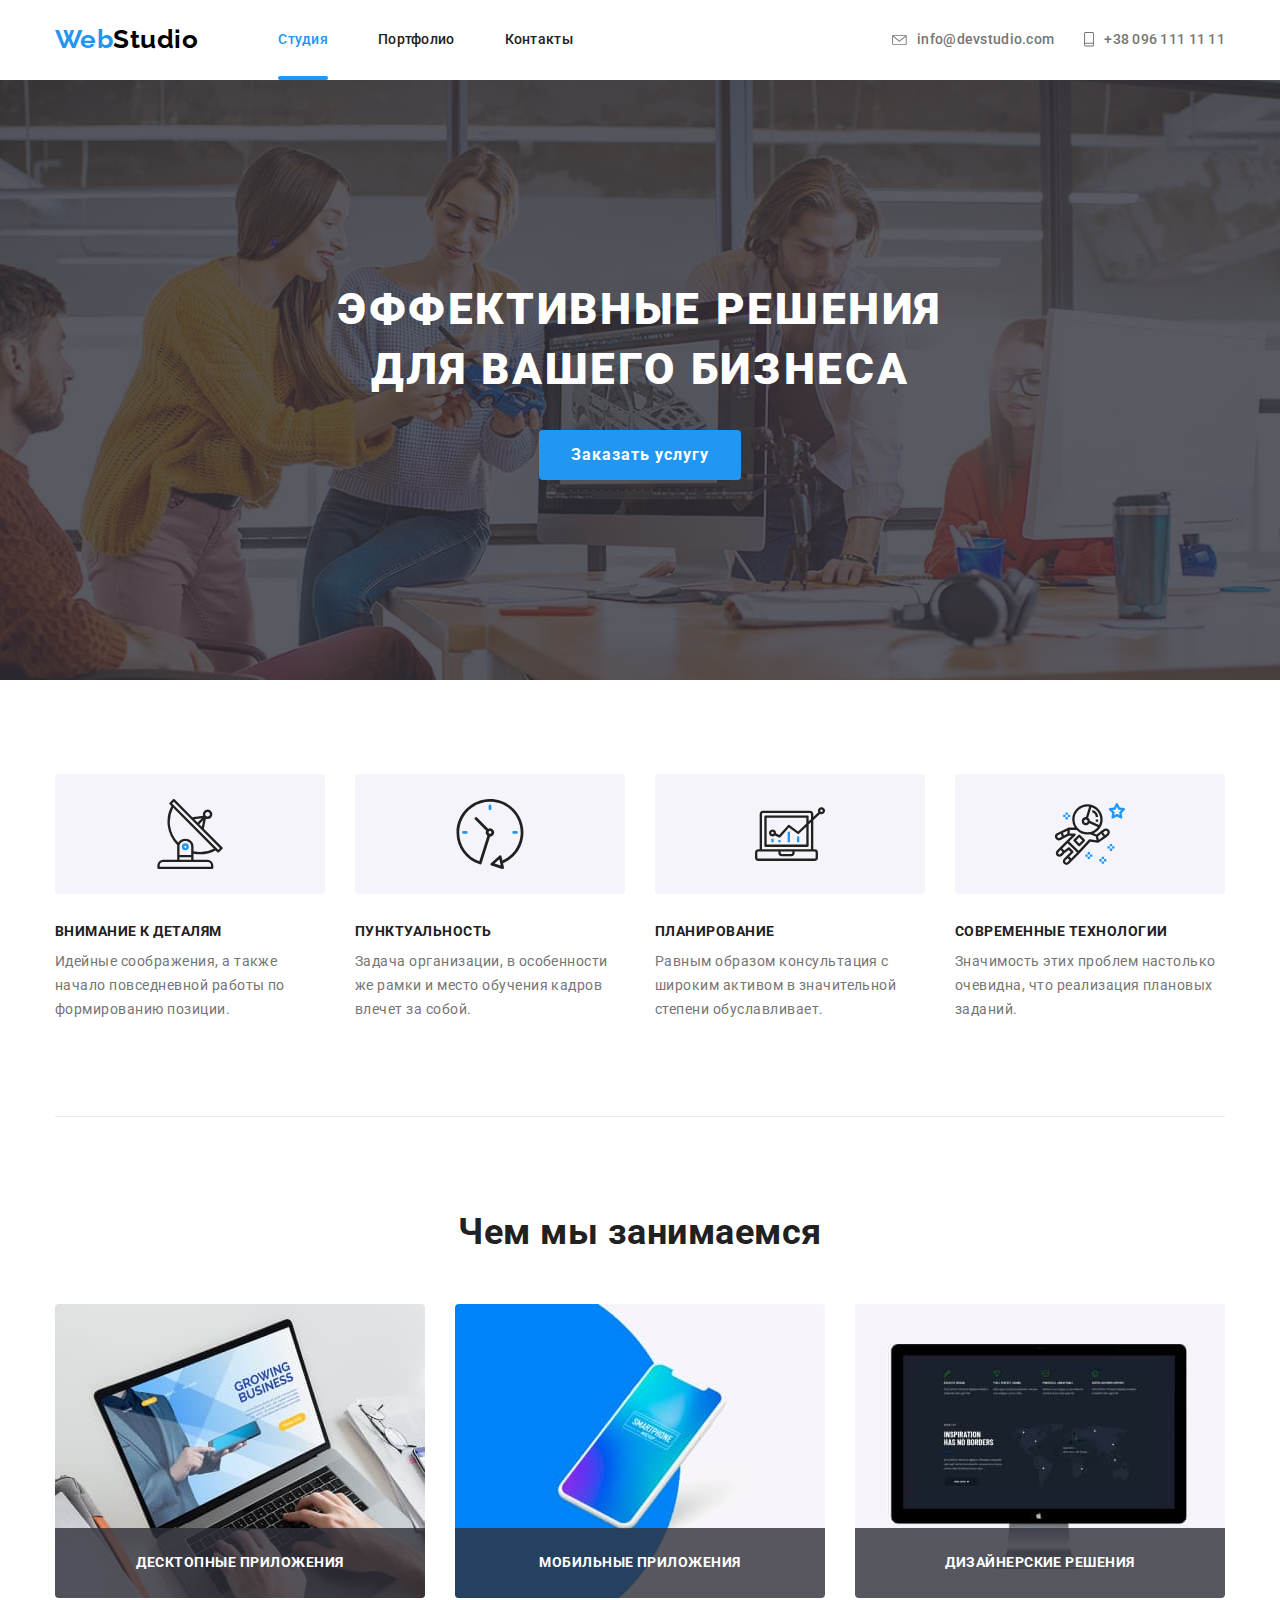
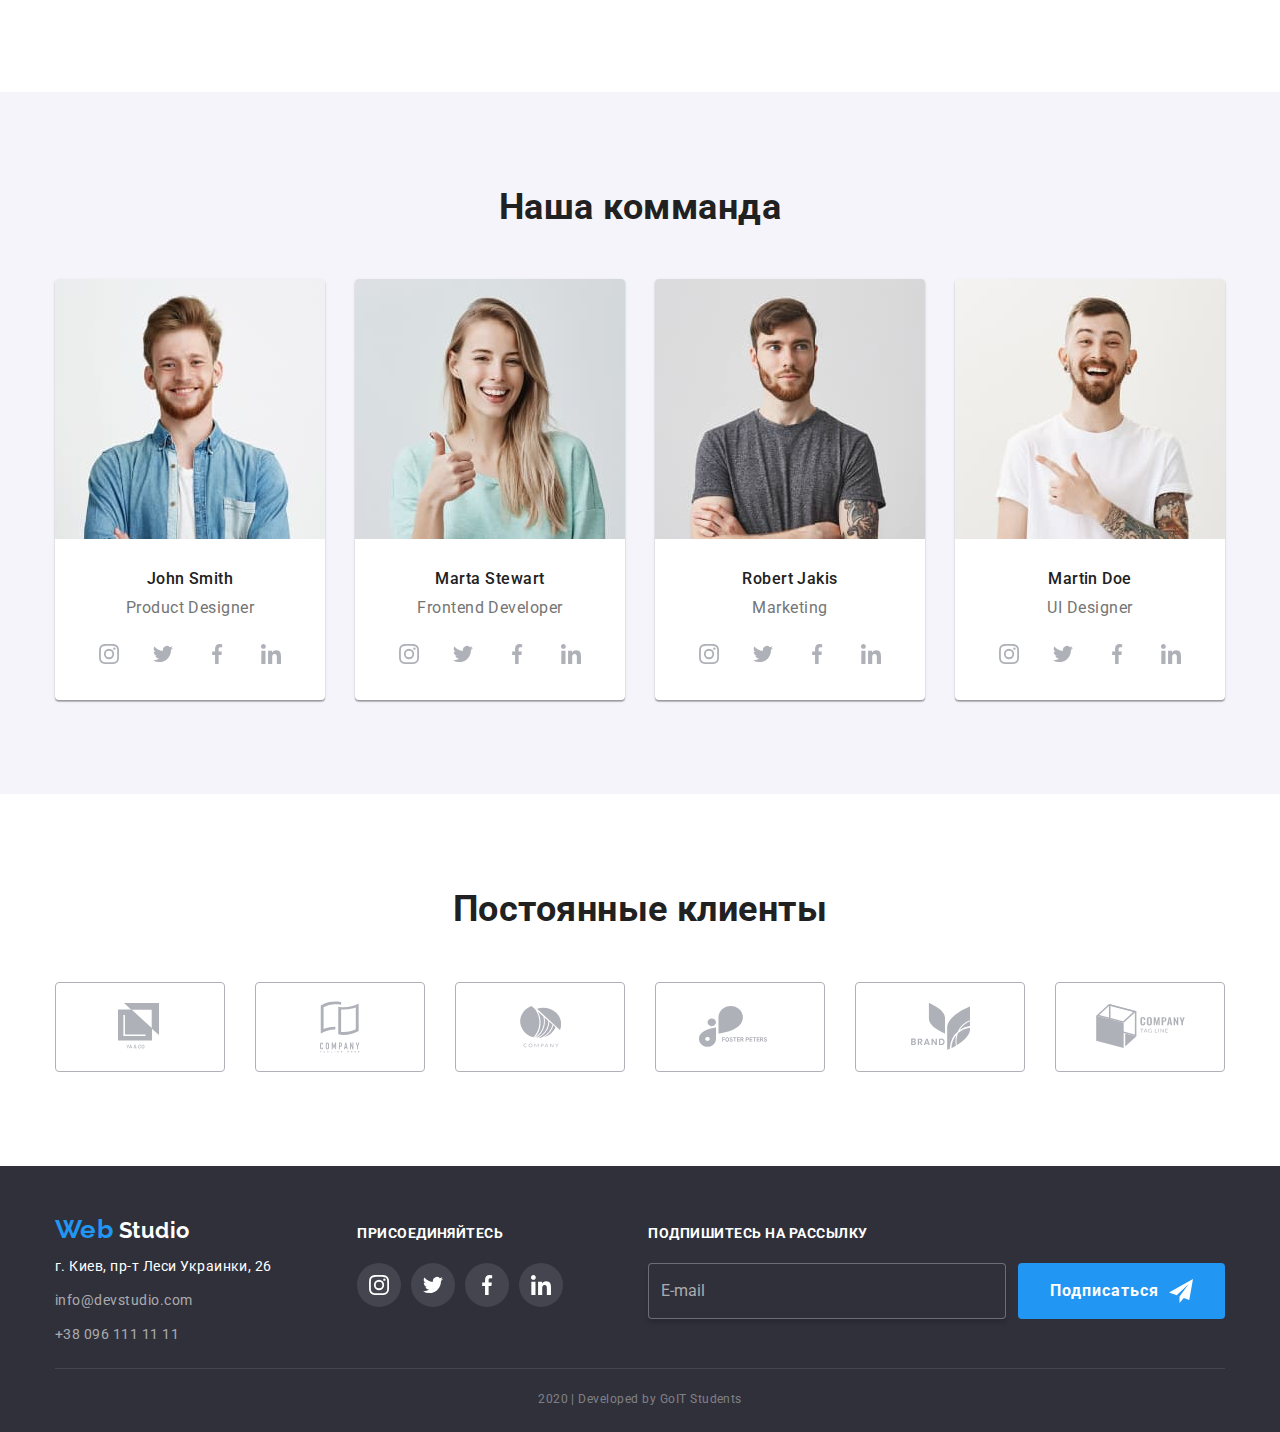
<file: index.html>
<!DOCTYPE html>
<html lang="ru">
  <head>
    <meta charset="UTF-8" />
    <meta name="viewport" content="width=device-width, initial-scale=1.0" />
    <meta
      name="description"
      content="Lorem ipsum dolor sit amet consectetur adipisicing elit. Voluptatem atque possimus et at."
    />
    <title>Web Studio</title>
    <link
      href="https://fonts.googleapis.com/css2?family=Raleway:wght@700&family=Roboto:wght@400;500;700;900&display=swap"
      rel="stylesheet"
    />
    <link
      rel="stylesheet"
      href="https://cdnjs.cloudflare.com/ajax/libs/modern-normalize/0.6.0/modern-normalize.min.css"
    />
    <link rel="stylesheet" href="./css/styles.css" />
  </head>
  <body>
    <!-- Шапка -->
    <header class="page-header">
      <div class="container header">
        <nav class="nav">
          <a href="./index.html" class="logo link"
            >Web<span class="sub-logo">Studio</span></a>

          <ul class="site-nav list">
            <li class="item"><a href="./index.html" class="link current">Студия</a></li>
            <li class="item">
              <a href="./portfolio.html" class="link">Портфолио</a>
            </li>
            <li class="item"><a href="#" class="link">Контакты</a></li>
          </ul>
        </nav>

        <address class="address-nav">
          <a href="mailto:info@devstudio.com" class="link"
            ><svg class="icon" width="15" height="10">
              <use href="./img/sprite.svg#email"></use>
            </svg>info@devstudio.com</a>
          <a href="tel:+380961111111" class="link"
            ><svg class="icon" width="10" height="15">
              <use href="./img/sprite.svg#phone"></use>
            </svg>+38 096 111 11 11</a>
        </address>
      </div>
    </header>

    <main>
      <!-- Герой -->
      <section class="hero">
          <h1 class="title-hero">Эффективные решения </br> для вашего бизнеса</h1>
          <button class="button" data-modal-open>Заказать услугу</button>
      </section>

      <!-- Ососбенности -->
      <section class="main-features">
        <div class="container">
          <h2 class="visually-hidden">Наши особенности</h2>

          <ul class="features list">
            <li class="item">
              <div class="bg-icon">
                <svg class="icon" width="70" height="70">
                  <use href="./img/sprite.svg#details"></use>
                </svg>
              </div>
              <h3 class="title">Внимание к деталям</h3>
              <p class="text">
                Идейные соображения, а также начало повседневной работы по
                формированию позиции.
              </p>
            </li>
            <li class="item">
              <div class="bg-icon">
                <svg class="icon" width="70" height="70">
                  <use href="./img/sprite.svg#punctuality"></use>
                </svg>
              </div>
              <h3 class="title">Пунктуальность</h3>
              <p class="text">
                Задача организации, в особенности же рамки и место обучения
                кадров влечет за собой.
              </p>
            </li>
            <li class="item">
              <div class="bg-icon">
                <svg class="icon" width="70" height="70">
                  <use href="./img/sprite.svg#planning"></use>
                </svg>
              </div>
              <h3 class="title">Планирование</h3>
              <p class="text">
                Равным образом консультация с широким активом в значительной
                степени обуславливает.
              </p>
            </li>
            <li class="item">
              <div class="bg-icon">
                <svg class="icon" width="70" height="70">
                  <use href="./img/sprite.svg#technologies"></use>
                </svg>
              </div>
              <h3 class="title">Современные технологии</h3>
              <p class="text">
                Значимость этих проблем настолько очевидна, что реализация
                плановых заданий.
              </p>
            </li>
          </ul>
        </div>
      </section>

      <!-- Чем занимаются -->
      <section class="main-activity">
        <div class="container">
          <h2 class="title">Чем мы занимаемся</h2>

          <ul class="activity list">
            <li class="item">
              <img
                src="./img/desktop-apps.jpg"
                width="370"
                height="294"
                alt="Десктопные приложения"
              />
              <p class="activity-text">Десктопные приложения</p>
            </li>
            <li class="item">
              <img
                src="./img/mobile-apps.jpg"
                width="370"
                height="294"
                alt="Мобильные приложения"
              />
              <p class="activity-text">Мобильные приложения</p>
            </li>
            <li class="item">
              <img
                src="./img/design-solutions.jpg"
                width="370"
                height="294"
                alt="Дизайнерские решения"
              />
              <p class="activity-text">Дизайнерские решения</p>
            </li>
          </ul>
        </div>
      </section>

      <!-- Команда -->
      <section class="team">
        <div class="container">
          <h2 class="title">Наша комманда</h2>

          <ul class="worker list">
            <li class="item">
              <img
                src="./img/john-smith.jpg"
                width="270"
                height="260"
                alt="Джон Смит"
              />
              <h3 class="title worker-title" lang="en">John Smith</h3>
              <p class="text" lang="en">Product Designer</p>
              <ul class="social list">
                <li class="item">
                  <a class="link" href="#"
                    ><svg class="icon" width="44" height="44">
                      <use href="./img/sprite.svg#instagram"></use>
                    </svg></a>
                </li>
                <li class="item">
                  <a class="link" href="#"
                    ><svg class="icon" width="44" height="44">
                      <use href="./img/sprite.svg#twitter"></use>
                    </svg></a>
                </li>
                <li class="item">
                  <a class="link" href="#"
                    ><svg class="icon" width="44" height="44">
                      <use href="./img/sprite.svg#facebook"></use>
                    </svg></a>
                </li>
                <li class="item">
                  <a class="link" href="#"
                    ><svg class="icon" width="44" height="44">
                      <use href="./img/sprite.svg#linkedin"></use>
                    </svg></a>
                </li>
              </ul>
            </li>
            <li class="item">
              <img
                src="./img/marta-stewart.jpg"
                width="270"
                height="260"
                alt="Марта Стюарт"
              />
              <h3 class="title worker-title" lang="en">Marta Stewart</h3>
              <p class="text" lang="en">Frontend Developer</p>
              <ul class="social list">
                <li class="item">
                  <a class="link" href="#"><svg class="icon" width="44" height="44">
                      <use href="./img/sprite.svg#instagram"></use>
                    </svg></a>
                </li>
                <li class="item">
                  <a class="link" href="#"><svg class="icon" width="44" height="44">
                      <use href="./img/sprite.svg#twitter"></use>
                    </svg></a>
                </li>
                <li class="item">
                  <a class="link" href="#"><svg class="icon" width="44" height="44">
                      <use href="./img/sprite.svg#facebook"></use>
                    </svg></a>
                </li>
                <li class="item">
                  <a class="link" href="#"><svg class="icon" width="44" height="44">
                      <use href="./img/sprite.svg#linkedin"></use>
                    </svg></a>
                </li>
              </ul>
            </li>
            <li class="item">
              <img
                src="./img/robert-jakis.jpg"
                width="270"
                height="260"
                alt="Роберт Якис"
              />
              <h3 class="title worker-title" lang="en">Robert Jakis</h3>
              <p class="text" lang="en">Marketing</p>
              <ul class="social list">
                <li class="item">
                  <a class="link" href="#"><svg class="icon" width="44" height="44">
                      <use href="./img/sprite.svg#instagram"></use>
                    </svg></a>
                </li>
                <li class="item">
                  <a class="link" href="#"><svg class="icon" width="44" height="44">
                      <use href="./img/sprite.svg#twitter"></use>
                    </svg></a>
                </li>
                <li class="item">
                  <a class="link" href="#"><svg class="icon" width="44" height="44">
                      <use href="./img/sprite.svg#facebook"></use>
                    </svg></a>
                </li>
                <li class="item">
                  <a class="link" href="#"><svg class="icon" width="44" height="44">
                      <use href="./img/sprite.svg#linkedin"></use>
                    </svg></a>
                </li>
              </ul>
            </li>
            <li class="item">
              <img
                src="./img/martin-doe.jpg"
                width="270"
                height="260"
                alt="Мартин Доу"
              />
              <h3 class="title worker-title" lang="en">Martin Doe</h3>
              <p class="text" lang="en">UI Designer</p>
              <ul class="social list">
                <li class="item">
                  <a class="link" href="#"><svg class="icon" width="44" height="44">
                      <use href="./img/sprite.svg#instagram"></use>
                    </svg></a>
                </li>
                <li class="item">
                  <a class="link" href="#"><svg class="icon" width="44" height="44">
                      <use href="./img/sprite.svg#twitter"></use>
                    </svg></a>
                </li>
                <li class="item">
                  <a class="link" href="#"><svg class="icon" width="44" height="44">
                      <use href="./img/sprite.svg#facebook"></use>
                    </svg></a>
                </li>
                <li class="item">
                  <a class="link" href="#"><svg class="icon" width="44" height="44">
                      <use href="./img/sprite.svg#linkedin"></use>
                    </svg></a>
                </li>
              </ul>
            </li>
          </ul>
        </div>
      </section>

      <!-- Клиенты -->
      <section class="main-client">
        <div class="container">
          <h2 class="title">Постоянные клиенты</h2>

          <ul class="client list">
            <li class="item">
              <a class="link" href="#"
                ><svg class="icon" width="45" height="48">
                  <use href="./img/sprite.svg#logo-1"></use>
                </svg></a>
            </li>
            <li class="item">
              <a class="link" href="#"
                ><svg class="icon" width="40" height="52">
                  <use href="./img/sprite.svg#logo-2"></use>
                </svg></a>
            </li>
            <li class="item">
              <a class="link" href="#"
                ><svg class="icon" width="41" height="42">
                  <use href="./img/sprite.svg#logo-3"></use>
                </svg></a>
            </li>
            <li class="item">
              <a class="link" href="#"
                ><svg class="icon" width="82" height="41">
                  <use href="./img/sprite.svg#logo-4"></use>
                </svg></a>
            </li>
            <li class="item">
              <a class="link" href="#"
                ><svg class="icon" width="59" height="47">
                  <use href="./img/sprite.svg#logo-5"></use>
                </svg></a>
            </li>
            <li class="item">
              <a class="link" href="#"
                ><svg class="icon" width="89" height="45">
                  <use href="./img/sprite.svg#logo-6"></use>
                </svg></a>
            </li>
          </ul>
        </div>
      </section>
    </main>

    <!-- Модальное окно -->
    <div class="backdrop is-hidden" data-modal>
      <form class="modal">
        <button class="close" data-modal-close><svg width="18" height="18">
          <use href="./img/sprite.svg#close-button"></use>
        </svg></button>

        <p class="header">Оставьте свои данные, мы вам перезвоним</p>

        <label class="form-field">
          <input class="form-input" type="text" name="name" placeholder=" ">
          <svg class="label-icon" width="18" height="18">
            <use href="./img/sprite.svg#name"></use>
          </svg>
          <span class="form-label">Имя</span>
        </label>

        <label class="form-field">
          <input class="form-input" type="tel" name="tel" placeholder=" ">
          <svg class="label-icon" width="18" height="18">
            <use href="./img/sprite.svg#tel"></use>
          </svg>
          <span class="form-label">Телефон</span>
        </label>

        <label class="form-field">
          <input class="form-input" type="mail" name="mail" placeholder=" ">
          <svg class="label-icon" width="18" height="18">
            <use href="./img/sprite.svg#mail"></use>
          </svg>
          <span class="form-label">Почта</span>
        </label>

        <label class="form-field no-margin">
          <textarea class="comment" placeholder=" " name="comment"></textarea>
          <span class="comment-label">Комментарий</span>
        </label>

        <label class="agreement">
          <input class="check" type="checkbox" name="agreement"/>
          <span class="custom-check"></span>
          <span class="text-agreement">Соглашаюсь с рассылкой и принимаю
            <a href="#" class="conditions">Условия договора</a>
          </span>
        </label>

        <button class="button">Отправить</button>
      </form>
    </div>

    <!-- Футер -->
    <footer class="footer">
      <div class="container">
        <div class="footer-flex">
          <address class="address">
            <a href="./index.html" class="logo link">Web<span class="footer-logo"> Studio</span></a>
            <p class="footer-text">г. Киев, пр-т Леси Украинки, 26</p>
            <p class="footer-p">
              <a href="mailto:info@devstudio.com" class="footer-address link">info@devstudio.com</a>
            </p>
            <p class="footer-p">
              <a href="tel:+380961111111" class="footer-address link">+38 096 111 11 11</a>
            </p>
          </address>
          
          <div class="join">
            <p class="footer-title">Присоединяйтесь</p>
            <ul class="list">
              <li class="item">
                <a href="#" class="link" aria-label="Ссылка на Instagram"><svg class="icon" width="44" height="44">
                    <use href="./img/sprite.svg#instagram"></use>
                  </svg></a>
              </li>
              <li class="item">
                <a href="#" class="link" aria-label="Ссылка на Twitter"><svg class="icon" width="44" height="44">
                  <use href="./img/sprite.svg#twitter"></use>
                </svg></a>
              </li>
              <li class="item">
                <a href="#" class="link" aria-label="Ссылка на Facebook"><svg class="icon" width="44" height="44">
                    <use href="./img/sprite.svg#facebook"></use>
                  </svg></a>
              </li>
              <li class="item">
                <a href="#" class="link" aria-label="Ссылка на LinkedIn"><svg class="icon" width="44" height="44">
                  <use href="./img/sprite.svg#linkedin"></use>
                </svg></a>
              </li>
            </ul>
          </div>
          
          <div class="subscribe">
            <p class="footer-title">Подпишитесь на рассылку</p>
            <form class="subscribe-form">
              <input type="mail" class="subscribe-input" placeholder="E-mail">
              <button class="button">Подписаться<svg class="icon" width="24" height="24">
                  <use href="./img/sprite.svg#send"></use>
                </svg></button>
            </form>
          </div>
        </div>

        <p class="copyright">2020 | Developed by GoIT Students</p>
      </div>
    </footer>

    <script src="./js/modal.js"></script>
  </body>
</html>
</file>
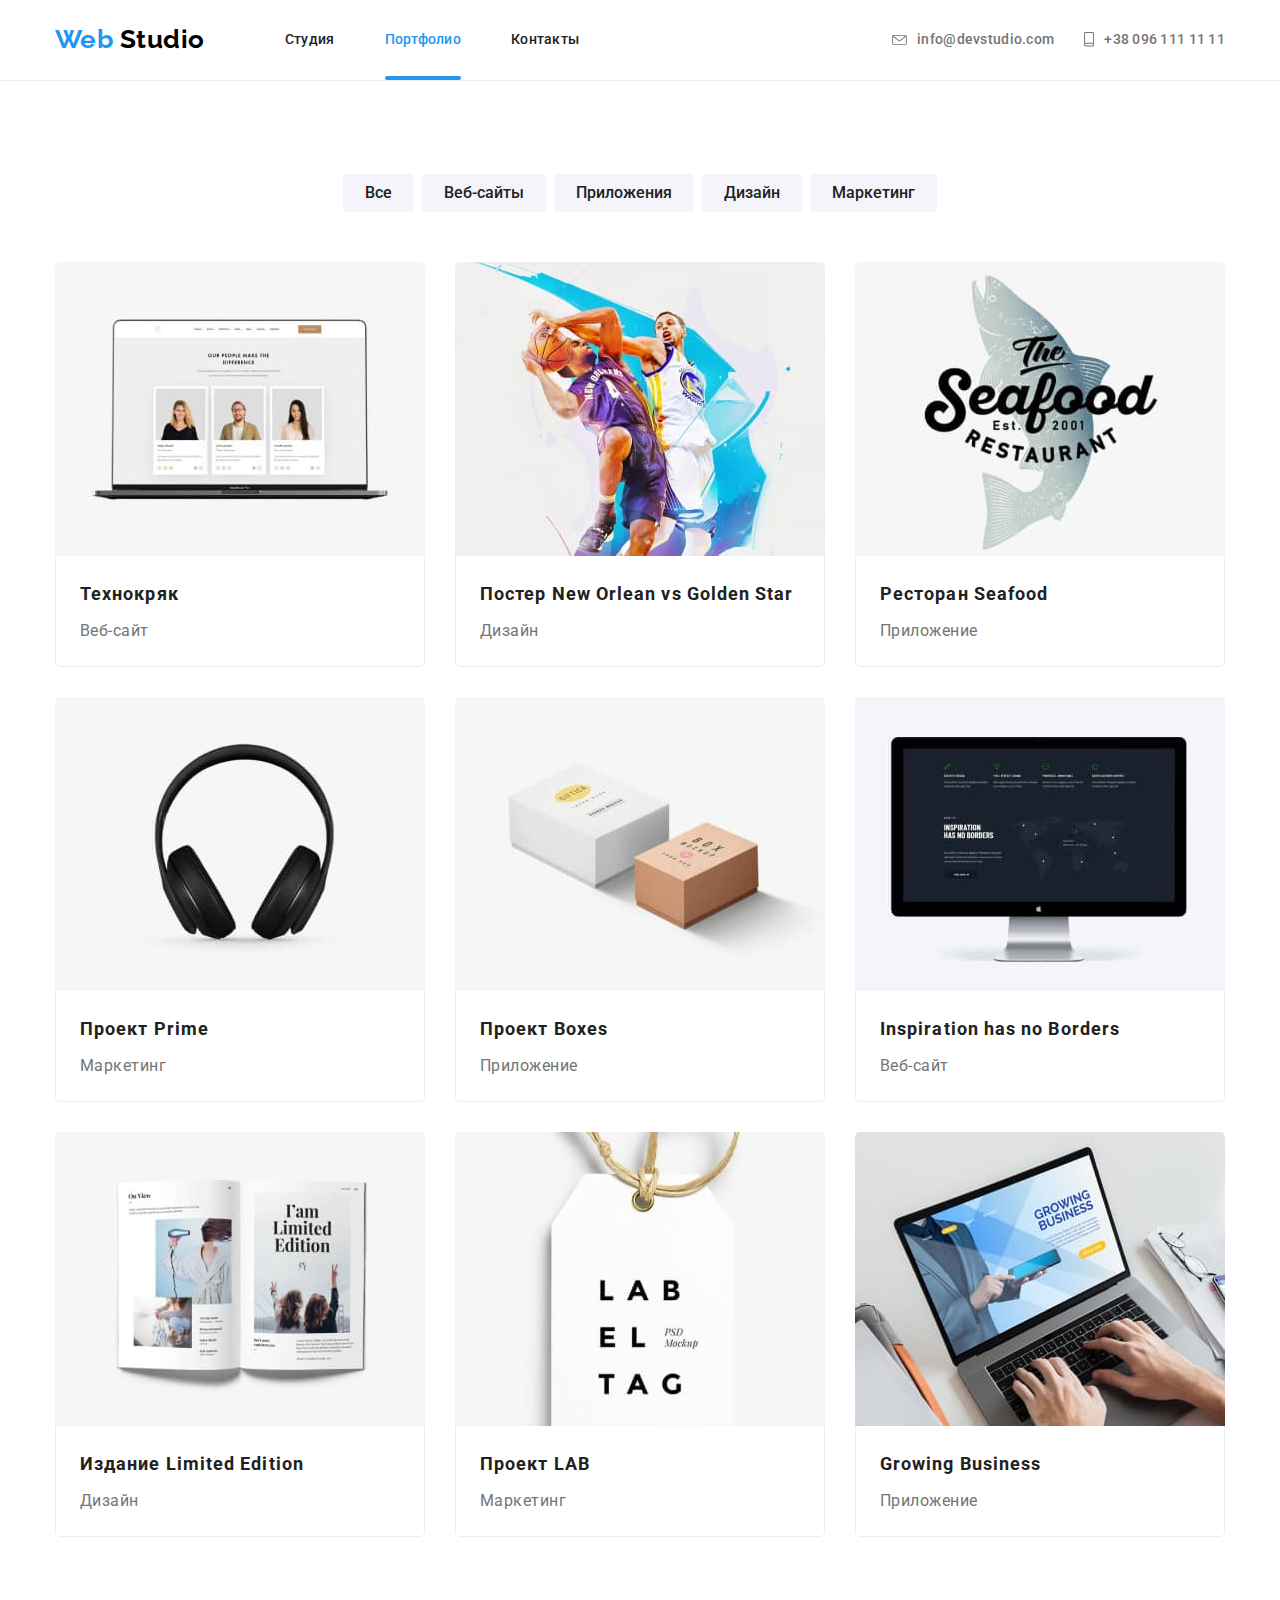
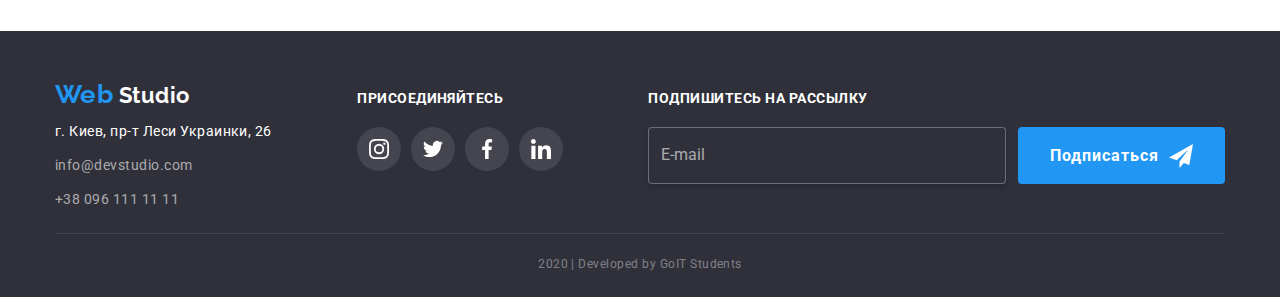
<file: portfolio.html>
<!DOCTYPE html>
<html lang="ru">
  <head>
    <meta charset="UTF-8" />
    <meta name="viewport" content="width=device-width, initial-scale=1.0" />
    <meta
      name="description"
      content="Lorem ipsum dolor sit amet consectetur adipisicing elit. Voluptatem atque possimus et at."
    />
    <title>Web Studio</title>
    <link
      href="https://fonts.googleapis.com/css2?family=Raleway:wght@700&family=Roboto:wght@400;500;700;900&display=swap"
      rel="stylesheet"
    />
    <link
      rel="stylesheet"
      href="https://cdnjs.cloudflare.com/ajax/libs/modern-normalize/0.6.0/modern-normalize.min.css"
    />
    <link rel="stylesheet" href="./css/styles.css" />
  </head>

  <body>
    <!-- Шапка -->
    <header class="page-header">
      <div class="container header">
        <nav class="nav">
          <a href="./index.html" class="logo link"
            >Web<span class="sub-logo"> Studio</span></a
          >

          <ul class="site-nav list">
            <li class="item"><a href="./index.html" class="link">Студия</a></li>
            <li class="item">
              <a href="./portfolio.html" class="link current">Портфолио</a>
            </li>
            <li class="item"><a href="#" class="link">Контакты</a></li>
          </ul>
        </nav>

        <address class="address-nav">
          <a href="mailto:info@devstudio.com" class="link"><svg class="icon" width="15" height="10">
              <use href="./img/sprite.svg#email"></use>
            </svg>info@devstudio.com</a>
          <a href="tel:+380961111111" class="link"><svg class="icon" width="10" height="15">
              <use href="./img/sprite.svg#phone"></use>
            </svg>+38 096 111 11 11</a>
        </address>
        </div>
        </header>
      </div>
    </header>

    <main>
      <section class="main-portfolio">
        <div class="container">
          <h1 class="visually-hidden">Портфолио</h1>

          <ul class="filter list">
            <li class="item">
              <button class="filter-button" type="button">Все</button>
            </li>
            <li class="item">
              <button class="filter-button" type="button">Веб-сайты</button>
            </li>
            <li class="item">
              <button class="filter-button" type="button">Приложения</button>
            </li>
            <li class="item">
              <button class="filter-button" type="button">Дизайн</button>
            </li>
            <li class="item">
              <button class="filter-button" type="button">Маркетинг</button>
            </li>
          </ul>

          <ul class="portfolio list">
            <li class="item">
              <a href="#" class="link">
                <div class="overlay">
                  <img src="./img/tehnohryak.jpg" width="370" height="294" alt="Технокряк" />
                  <p class="text-overlay">Технокряк это современная площадка распространения коронавируса. Компании используют эту платформу
                    для цифрового шпионажа и атак на защищённые сервера конкурентов.</p>
                </div>
                
                <div class="content">
                  <h2 class="title">Технокряк</h2>
                  <p class="text">Веб-сайт</p>
                </div>
              </a>
            </li>
            <li class="item">
              <a href="#" class="link">
                <div class="overlay">
                  <img src="./img/neworlean-goldenstars.jpg" width="370" height="294" alt="Постер New Orlean vs Golden Star" />
                  <p class="text-overlay">Технокряк это современная площадка распространения коронавируса. Компании используют эту
                    платформу
                    для цифрового шпионажа и атак на защищённые сервера конкурентов.</p>
                </div>
                    <div class="content">
                  <h2 class="title">Постер New Orlean vs Golden Star</h2>
                  <p class="text">Дизайн</p>
                </div>
              </a>
            </li>
            <li class="item">
              <a href="#" class="link">
                <div class="overlay">
                  <img src="./img/seafood.jpg" width="370" height="294" alt="Ресторан Seafood" />
                  <p class="text-overlay">Технокряк это современная площадка распространения коронавируса. Компании используют эту
                  платформу
                  для цифрового шпионажа и атак на защищённые сервера конкурентов.</p>
                </div>
                
                <div class="content">
                  <h2 class="title">Ресторан Seafood</h2>
                  <p class="text">Приложение</p>
                </div>
              </a>
            </li>
            <li class="item">
              <a href="#" class="link">
                <div class="overlay">
                  <img src="./img/prime.jpg" width="370" height="294" alt="ПроектPrime" />
                  <p class="text-overlay">Технокряк это современная площадка распространения коронавируса. Компании используют эту
                  платформу
                  для цифрового шпионажа и атак на защищённые сервера конкурентов.</p>
                </div>
                
                <div class="content">
                  <h2 class="title">Проект Prime</h2>
                  <p class="text">Маркетинг</p>
                </div>
              </a>
            </li>
            <li class="item">
              <a href="#" class="link">
                <div class="overlay">
                  <img src="./img/boxes.jpg" width="370" height="294" alt="Проект Boxes" />
                  <p class="text-overlay">Технокряк это современная площадка распространения коронавируса. Компании используют эту
                  платформу
                  для цифрового шпионажа и атак на защищённые сервера конкурентов.</p>
                </div>
                
                <div class="content">
                  <h2 class="title">Проект Boxes</h2>
                  <p class="text">Приложение</p>
                </div>
              </a>
            </li>
            <li class="item">
              <a href="#" class="link">
                <div class="overlay">
                  <img src="./img/design-solutions.jpg" width="370" height="294" alt="Inspiration has no Borders" />
                  <p class="text-overlay">Технокряк это современная площадка распространения коронавируса. Компании используют эту
                    платформу
                    для цифрового шпионажа и атак на защищённые сервера конкурентов.</p>
                </div>
                
                <div class="content">
                  <h2 class="title">Inspiration has no Borders</h2>
                  <p class="text">Веб-сайт</p>
                </div>
              </a>
            </li>
            <li class="item">
              <a href="#" class="link">
                <div class="overlay">
                  <img src="./img/limited-edition.jpg" width="370" height="294" alt="Издание Limited Edition" />
                  <p class="text-overlay">Технокряк это современная площадка распространения коронавируса. Компании используют эту
                    платформу
                    для цифрового шпионажа и атак на защищённые сервера конкурентов.</p>
                </div>
                
                <div class="content">
                  <h2 class="title">Издание Limited Edition</h2>
                  <p class="text">Дизайн</p>
                </div>
              </a>
            </li>
            <li class="item">
              <a href="#" class="link">
                <div class="overlay">
                  <img src="./img/lab.jpg" width="370" height="294" alt="Проект LAB" />
                  <p class="text-overlay">Технокряк это современная площадка распространения коронавируса. Компании используют эту
                    платформу
                    для цифрового шпионажа и атак на защищённые сервера конкурентов.</p>
                </div>
                
                <div class="content">
                  <h2 class="title">Проект LAB</h2>
                  <p class="text">Маркетинг</p>
                </div>
              </a>
            </li>
            <li class="item">
              <a href="#" class="link">
                <div class="overlay">
                  <img src="./img/desktop-apps.jpg" width="370" height="294" alt="Growing Business" />
                  <p class="text-overlay">Технокряк это современная площадка распространения коронавируса. Компании используют эту платформу
                    для цифрового шпионажа и атак на защищённые сервера конкурентов.</p>
                </div>
                
                <div class="content">
                  <h2 class="title">Growing Business</h2>
                  <p class="text">Приложение</p>
                </div>
              </a>
            </li>
          </ul>
        </div>
      </section>
    </main>

    <!-- Футер -->
    <footer class="footer">
      <div class="container">
        <div class="footer-flex">
          <address class="address">
            <a href="./index.html" class="logo link">Web<span class="footer-logo"> Studio</span></a>
            <p class="footer-text">г. Киев, пр-т Леси Украинки, 26</p>
            <p class="footer-p">
              <a href="mailto:info@devstudio.com" class="footer-address link">info@devstudio.com</a>
            </p>
            <p class="footer-p">
              <a href="tel:+380961111111" class="footer-address link">+38 096 111 11 11</a>
            </p>
          </address>
    
          <div class="join">
            <p class="footer-title">Присоединяйтесь</p>
            <ul class="list">
              <li class="item">
                <a href="#" class="link" aria-label="Ссылка на Instagram"><svg class="icon" width="44" height="44">
                    <use href="./img/sprite.svg#instagram"></use>
                  </svg></a>
              </li>
              <li class="item">
                <a href="#" class="link" aria-label="Ссылка на Twitter"><svg class="icon" width="44" height="44">
                    <use href="./img/sprite.svg#twitter"></use>
                  </svg></a>
              </li>
              <li class="item">
                <a href="#" class="link" aria-label="Ссылка на Facebook"><svg class="icon" width="44" height="44">
                    <use href="./img/sprite.svg#facebook"></use>
                  </svg></a>
              </li>
              <li class="item">
                <a href="#" class="link" aria-label="Ссылка на LinkedIn"><svg class="icon" width="44" height="44">
                    <use href="./img/sprite.svg#linkedin"></use>
                  </svg></a>
              </li>
            </ul>
          </div>
    
          <div class="subscribe">
            <p class="footer-title">Подпишитесь на рассылку</p>
            <form class="subscribe-form">
              <input type="mail" class="subscribe-input" placeholder="E-mail">
              <button class="button">Подписаться<svg class="icon" width="24" height="24">
                  <use href="./img/sprite.svg#send"></use>
                </svg></button>
            </form>
          </div>
        </div>
    
        <p class="copyright">2020 | Developed by GoIT Students</p>
      </div>
    </footer>
  </body>
</html>
</file>
<file: css/styles.css>
:root {
  --primery-text-color: #757575;
  --headlines-text-color: #212121;
  --acent-text-color: #ffffff;
  --accent-color: #2196f3;
  --primery-bg-color: #ffffff;
  --secondary-bg-color: #f5f4fa;
  --fooetr-bg-color: #2f303a;
  --hero-bg-color: rgba(47, 48, 58, 0.8);
  --portfolio-bg-color: rgba(33, 150, 243, 0.9);
  --logo-black-color: #000000;
  --icon-color: #afb1b8;
  --secondary-bg-color: #f5f4fa;
  --footer-address-color: rgba(255, 255, 255, 0.6);

  --cubic: cubic-bezier(0.4, 0, 0.2, 1);
}

body {
  background-color: var(--primery-bg-color);
  color: var(--primery-text-color);

  font-family: Roboto, sans-serif;
  letter-spacing: 0.03em;
}

/* сброс */
.list {
  padding: 0;
  margin: 0;

  list-style: none;
}

.link {
  text-decoration: none;
}

h1,
h2,
h3,
p {
  margin-top: 0;
  margin-bottom: 0;
}

h2 {
  font-weight: 700;
  font-size: 36px;
  line-height: 1.2;
  text-align: center;
  margin-bottom: 50px;
}

img {
  display: block;
  max-width: 100%;
  height: auto;
}

/* скрывает заголовки */
.visually-hidden {
  position: absolute;
  width: 1px;
  height: 1px;
  margin: -1px;
  border: 0;
  padding: 0;
  clip: rect(0 0 0 0);
  overflow: hidden;
}

.container {
  margin-left: auto;
  margin-right: auto;
  width: 1200px;
  padding-left: 15px;
  padding-right: 15px;
}

/* Шапка */
.logo {
  color: var(--accent-color);

  font-family: Raleway, sans-serif;
  font-weight: 700;
  font-size: 26px;
  line-height: 1.2;
  font-style: normal;
}
.sub-logo {
  color: var(--logo-black-color);
}

.header,
.nav {
  display: flex;
  align-items: center;
}

.site-nav {
  display: flex;
  margin-left: 80px;
}

.site-nav .item:not(:last-child) {
  margin-right: 50px;
}

.site-nav .link {
  display: block;
  padding-top: 32px;
  padding-bottom: 32px;

  color: var(--headlines-text-color);

  font-weight: 500;
  font-size: 14px;
  line-height: 1.14;
  letter-spacing: 0.02em;

  transition: color 250ms var(--cubic);
}

.site-nav .link.current,
.site-nav .link:hover,
.site-nav .link:focus {
  position: relative;
  color: var(--accent-color);
}

.site-nav .link.current::after {
  content: "";
  position: absolute;
  display: block;
  bottom: 0;
  right: 0;
  background-color: var(--accent-color);
  width: 100%;
  height: 4px;
  border-radius: 2px;
}

.address-nav {
  display: inline-flex;
  margin-left: auto;
}

.address-nav .link {
  display: inline-flex;
  align-items: center;

  color: var(--primery-text-color);

  font-style: normal;
  font-weight: 500;
  font-size: 14px;
  line-height: 1.14;
  letter-spacing: 0.02em;

  transition: color 250ms var(--cubic);
}

.address-nav .link:not(:last-child) {
  margin-right: 30px;
}

.address-nav .link:hover,
.address-nav .link:focus {
  color: var(--accent-color);
}

.address-nav .icon {
  margin-right: 10px;
  fill: currentColor;
}

.address-nav .icon:hover,
.address-nav .icon:focus {
  fill: currentColor;
}

/* .address-nav .link:nth-child(1)::before {
  content: '';
  background-image: url(../img/email.svg);
  margin-right: 10px;
  width: 16px;
  height: 11px;
}

.address-nav .link:nth-child(2)::before {
  content: '';
  background-image: url(../img/phone.svg);
  margin-right: 10px;
  width: 10px;
  height: 15px;
} */

/* Тело */
.hero {
  padding-top: 200px;
  padding-bottom: 200px;
  margin-right: auto;
  margin-left: auto;
  min-height: 600px;
  text-align: center;

  background-image: linear-gradient(var(--hero-bg-color), var(--hero-bg-color)),
    url(../img/header-bg.jpg);
  background-repeat: no-repeat;
  background-size: cover;
  background-position: 50%;
}

.title-hero {
  margin-top: 0;
  margin-bottom: 30px;

  color: var(--acent-text-color);

  font-weight: 900;
  font-size: 44px;
  line-height: 1.36;
  letter-spacing: 0.06em;
  text-transform: uppercase;
}

.button {
  display: inline-block;
  border-radius: 4px;
  padding: 10px 32px;
  min-width: 200px;
  border: 0;
  cursor: pointer;

  color: var(--acent-text-color);
  background-color: var(--accent-color);

  font-weight: 700;
  font-size: 16px;
  line-height: 1.87;
  letter-spacing: 0.06em;
}

.title {
  color: var(--headlines-text-color);
}

.main-features {
  padding-top: 94px;
  /* padding-bottom: 94px; */
}

.features {
  display: flex;
  padding-bottom: 94px;
  border-bottom: 1px solid #ececec;
}

.features .item {
  width: 270px;
}

.features .item:not(:last-child) {
  margin-right: 30px;
}

.bg-icon {
  display: flex;
  background-color: var(--secondary-bg-color);
  height: 120px;
  border-radius: 4px;
  align-items: center;
  justify-content: center;
}

/* .features .item::before {
  display: block;
  content: '';
  background-color: var(--secondary-bg-color);
  height: 120px;
  border-radius: 4px;
  margin-bottom: 30px;
  background-repeat: no-repeat;
  background-position: center;
} */

/* .features .item:nth-child(1)::before {
}
.features .item:nth-child(2)::before {
  background-image: url(../img/punctuality.svg);
}
.features .item:nth-child(3)::before {
  background-image: url(../img/planning.svg);
}
.features .item:nth-child(4)::before {
  background-image: url(../img/technologies.svg);
} */

.features .title {
  margin-top: 30px;
  margin-bottom: 10px;

  font-weight: 700;
  font-size: 14px;
  line-height: 1.14;
  text-transform: uppercase;
}

.features .text {
  font-size: 14px;
  line-height: 1.71;
}

.main-activity {
  padding-top: 94px;
  padding-bottom: 94px;
}

.activity {
  display: flex;
}

.activity > .item {
  position: relative;

  border-radius: 4px;
  overflow: hidden;
}

.activity .item:not(:last-child) {
  margin-right: 30px;
}

.activity-text {
  position: absolute;
  bottom: 0;

  padding-top: 27px;
  padding-bottom: 27px;
}

.text {
  color: var(--primery-text-color);
}

.worker {
  display: flex;
}

.worker > .item {
  border-radius: 4px;
  background: #ffffff;
  box-shadow: 0px 2px 1px rgba(0, 0, 0, 0.2), 0px 1px 1px rgba(0, 0, 0, 0.14),
    0px 1px 3px rgba(0, 0, 0, 0.12);
  overflow: hidden;
}

.worker .item:not(:last-child) {
  margin-right: 30px;
}

.worker-title {
  margin-top: 30px;
  margin-bottom: 10px;

  font-weight: 500;
  font-size: 16px;
  line-height: 1.2;
  text-align: center;
}

.worker .text {
  margin-bottom: 15px;

  font-size: 16px;
  line-height: 1.2;
  text-align: center;
}

.worker .social {
  display: flex;
  justify-content: center;
  padding-bottom: 24px;
}

.social .link {
  display: block;
  height: 44px;
}

.social .item:not(:last-child) {
  margin-right: 10px;
}

.social .icon {
  fill: var(--icon-color);
  border-radius: 50%;

  transition: fill 250ms var(--cubic), background-color 250ms var(--cubic);
}

.social .icon:hover,
.social .icon:focus {
  fill: var(--primery-bg-color);
  background-color: var(--accent-color);
  border-radius: 50%;
}

.team {
  padding-top: 94px;
  padding-bottom: 94px;

  background-color: var(--secondary-bg-color);
}

.activity-text {
  width: 370px;

  color: var(--acent-text-color);
  background-color: var(--hero-bg-color);

  font-weight: bold;
  font-size: 14px;
  line-height: 1.14;
  text-align: center;
  text-transform: uppercase;
}

.main-client {
  padding-top: 94px;
  padding-bottom: 94px;
}

.client {
  display: flex;
  justify-content: space-between;
}

.client .link {
  display: flex;
  width: 170px;
  height: 90px;
  border: 1px solid var(--icon-color);
  color: var(--icon-color);
  border-radius: 4px;
  align-items: center;
  justify-content: center;

  transition: color 250ms var(--cubic), border 250ms var(--cubic);
}

.client .link:hover,
.client .link:focus {
  border: 1px solid var(--accent-color);
  color: var(--accent-color);
}

.client .icon {
  fill: currentColor;
}

.client .icon:hover,
.client .icon:focus {
  fill: currentColor;
}

/* Модальное окно */
.backdrop {
  position: fixed;
  top: 0;
  left: 0;
  width: 100%;
  height: 100%;
  background-color: rgba(0, 0, 0, 0.2);
  transition: opacity 250ms var(--cubic), transform 50ms var(--cubic);
}

.backdrop.is-hidden {
  opacity: 0;
  pointer-events: none;
  transform: scale(1.08);
}

.modal {
  position: absolute;
  top: 50%;
  left: 50%;
  transform: translate(-50%, -50%);
  display: flex;
  flex-direction: column;
  max-width: 528px;
  padding: 40px;
  background-color: var(--primery-bg-color);
  box-shadow: 0px 2px 1px rgba(0, 0, 0, 0.2), 0px 1px 1px rgba(0, 0, 0, 0.14),
    0px 1px 3px rgba(0, 0, 0, 0.12);
  border-radius: 4px;
}

.modal .header {
  font-weight: bold;
  font-size: 20px;
  color: #212121;

  margin: 0 auto 30px auto;
}

.modal .close {
  position: absolute;
  right: -9px;
  top: -10px;
  width: 30px;
  height: 30px;
  padding: 6px;
  overflow: hidden;
  border: none;
  outline: none;
  cursor: pointer;

  border-radius: 50%;
  box-shadow: 0px 2px 1px rgba(0, 0, 0, 0.2), 0px 1px 1px rgba(0, 0, 0, 0.14),
    0px 1px 3px rgba(0, 0, 0, 0.12);
  background-color: var(--primery-bg-color);
}

.form-field {
  display: block;
  position: relative;
  margin-bottom: 28px;
}

.form-input {
  width: 100%;
  padding: 12px 16px;
  padding-left: 42px;
  outline: none;

  border: 1px solid rgba(33, 33, 33, 0.2);
  border-radius: 4px;
  transition: border 250ms var(--cubic);
}

.label-icon {
  position: absolute;
  fill: #212121;
  top: 50%;
  left: 18px;
  transform: translateY(-50%);
  transition: fill 250ms var(--cubic);
}

.form-label {
  position: absolute;
  top: 50%;
  left: 42px;
  transform: translateY(-50%);

  font-size: 14px;
  line-height: 1.1;
  letter-spacing: 0.01em;

  transition: transform 250ms var(--cubic), color 250ms var(--cubic);
}

.no-margin {
  margin-bottom: 0;
}

.comment {
  width: 100%;
  height: 120px;
  padding: 12px 16px;

  outline: none;
  resize: none;

  border: 1px solid rgba(33, 33, 33, 0.2);
  border-radius: 4px;
  transition: border 250ms var(--cubic);
}

.comment-label {
  position: absolute;
  top: 12px;
  left: 16px;

  font-size: 14px;
  line-height: 1.1;
  letter-spacing: 0.01em;

  transition: transform 250ms var(--cubic), color 250ms var(--cubic);
}

.form-field:focus-within > .form-input,
.form-field:focus-within > .comment {
  border: 1px solid var(--accent-color);
}

.form-field:focus-within > .form-label {
  transform: translate(-22px, -40px);
  color: var(--accent-color);
}

.form-input:not(:placeholder-shown) ~ .form-label {
  transform: translate(-22px, -40px);
}

.form-field:focus-within > .label-icon {
  fill: var(--accent-color);
}

.form-field:focus-within > .comment-label {
  transform: translateY(-32px);
  color: var(--accent-color);
}

.comment:not(:placeholder-shown) ~ .comment-label {
  transform: translateY(-32px);
}

.modal .agreement {
  display: flex;
  align-items: center;
  margin-top: 20px;
  margin-bottom: 30px;
  cursor: pointer;
}

.text-agreement {
  font-size: 14px;
  line-height: 1.71;
}

.check {
  position: absolute;
  width: 1px;
  height: 1px;
  margin: -1px;
  padding: 0;
  border: 0;
  clip: rect(0 0 0 0);
  overflow: hidden;
  color: #212121;
}

.custom-check {
  display: block;
  width: 15px;
  height: 15px;
  margin-right: 9px;

  background-origin: border-box;
  background-image: url(../img/checked.svg);
  border: 2px solid #212121;
  border-radius: 2px;
  transition: background-color 250ms var(--cubic),
    border-color 250ms var(--cubic);
}

.check:checked + .custom-check {
  background-color: var(--accent-color);
  border-color: var(--accent-color);
}

.conditions {
  color: var(--accent-color);
}

.modal .button {
  margin: 0 auto;
  padding: 10px 55px;
}

/* Страница Портфолио */
.main-portfolio {
  padding-top: 93px;
  padding-bottom: 94px;
  border-top: 1px solid #ececec;
}

.filter {
  display: flex;
  justify-content: center;
  margin-bottom: 50px;
}

.filter-button {
  display: inline-block;
  border-radius: 4px;
  padding: 6px 22px;
  border: 0;
  cursor: pointer;

  color: var(--headlines-text-color);
  background-color: var(--secondary-bg-color);

  font-weight: 500;
  font-size: 16px;
  line-height: 1.62;
  text-align: center;

  transition: color 250ms var(--cubic), background-color 250ms var(--cubic);
}

.filter .item:not(:last-child) {
  margin-right: 8px;
}

.filter-button:hover,
.filter-button:focus {
  color: var(--acent-text-color);
  background-color: var(--accent-color);
}

.portfolio {
  display: flex;
  flex-wrap: wrap;
}

.portfolio .item {
  width: calc((100% - 60px) / 3);
  overflow: hidden;

  border-radius: 5px;
  transition: box-shadow 250ms var(--cubic);
}

.portfolio .item:not(:nth-child(3n)) {
  margin-right: 30px;
}

.portfolio .item:not(:nth-last-child(-n + 3)) {
  margin-bottom: 30px;
}

.portfolio .item:hover,
.portfolio .item:focus {
  box-shadow: 1px 4px 6px rgba(0, 0, 0, 0.16), 0px 4px 4px rgba(0, 0, 0, 0.06),
    0px 1px 1px rgba(0, 0, 0, 0.12);
  border-radius: 5px;
}

.portfolio .content {
  padding: 20px 24px;
  border-right: 1px solid #eeeeee;
  border-bottom: 1px solid #eeeeee;
  border-left: 1px solid #eeeeee;
  border-bottom-right-radius: 5px;
  border-bottom-left-radius: 5px;
  overflow: hidden;
}

.portfolio .title {
  margin-bottom: 4px;

  font-weight: 700;
  font-size: 18px;
  line-height: 2;
  letter-spacing: 0.06em;
  text-align: left;
}

.portfolio .text {
  font-size: 16px;
  line-height: 1.87;
}

.portfolio .link {
  display: block;
}

.overlay {
  position: relative;
  overflow: hidden;
}

.overlay::after {
  content: "";
  display: inline-block;
  position: absolute;
  top: 0;
  left: 0;
  width: 100%;
  height: 100%;
  background-color: var(--portfolio-bg-color);

  transform: translateY(100%);
  transition: transform 250ms var(--cubic);
}

.portfolio .item:hover .overlay::after,
.portfolio .item:focus .overlay::after {
  transform: translateY(0);
}

.text-overlay {
  display: inline-block;
  position: absolute;

  top: 0;
  left: 0;
  width: 100%;
  height: 100%;
  transform: translateY(100%);
  transition: transform 250ms cubic-bezier(0.4, 0, 0.2, 1);

  padding: 63px 24px;
  color: var(--acent-text-color);
  font-size: 18px;
  line-height: 1.56;
}

.portfolio .item:hover .text-overlay,
.portfolio .item:focus .text-overlay {
  transform: translateY(0);
  z-index: 3;
}

/* Футер */
.footer {
  background-color: var(--fooetr-bg-color);
}

.footer-flex {
  display: flex;
  align-items: baseline;
  justify-content: space-between;
  padding-top: 48px;
  padding-bottom: 21px;
  border-bottom: 1px solid rgba(255, 255, 255, 0.1);
}

.footer-logo {
  color: var(--acent-text-color);

  font-style: normal;
  font-weight: 700;
  font-size: 22px;
  line-height: 1.2;
}

.footer-text {
  margin-top: 10px;

  color: var(--acent-text-color);

  font-style: normal;
  font-size: 14px;
  line-height: 1.71;
}

.footer-title {
  margin-bottom: 21px;

  color: var(--acent-text-color);

  font-weight: 700;
  font-size: 14px;
  line-height: 1.14;
  text-transform: uppercase;
}

.footer-p {
  padding-top: 10px;
}

.footer-address {
  color: var(--footer-address-color);

  font-style: normal;
  font-size: 14px;
  line-height: 1.71;

  transition: color 250ms cubic-bezier(0.4, 0, 0.2, 1);
}

.footer-address:hover,
.footer-address:focus {
  color: var(--acent-text-color);
}

.join .list {
  display: flex;
}

.join .item:not(:last-child) {
  margin-right: 10px;
}

.join .link {
  display: block;
  height: 44px;
}

.join .icon {
  fill: var(--acent-text-color);
  background: rgba(255, 255, 255, 0.1);
  border-radius: 50%;

  transition: background-color 250ms cubic-bezier(0.4, 0, 0.2, 1);
}

.join .icon:hover,
.join .icon:focus {
  background-color: var(--accent-color);
}

.subscribe-form {
  display: flex;
}

.subscribe-input {
  margin-right: 12px;
  min-width: 358px;
  padding: 18px 12px;

  background-color: var(--fooetr-bg-color);
  border: 1px solid rgba(255, 255, 255, 0.3);
  box-shadow: 0px 4px 4px rgba(0, 0, 0, 0.15);
  border-radius: 4px;
  transition: border 250ms var(--cubic);
  outline: none;
}

.subscribe-input:focus {
  border: 1px solid var(--accent-color);
}

.subscribe-input::placeholder {
  font-size: 16px;
  line-height: 1.25;
  color: var(--footer-address-color);
}

.subscribe .button {
  display: flex;
  align-items: center;
}

.subscribe .icon {
  margin-left: 10px;
}

.copyright {
  padding-top: 18px;
  padding-bottom: 21px;

  color: rgba(255, 255, 255, 0.4);

  font-size: 12px;
  line-height: 2;
  text-align: center;
}
</file>
